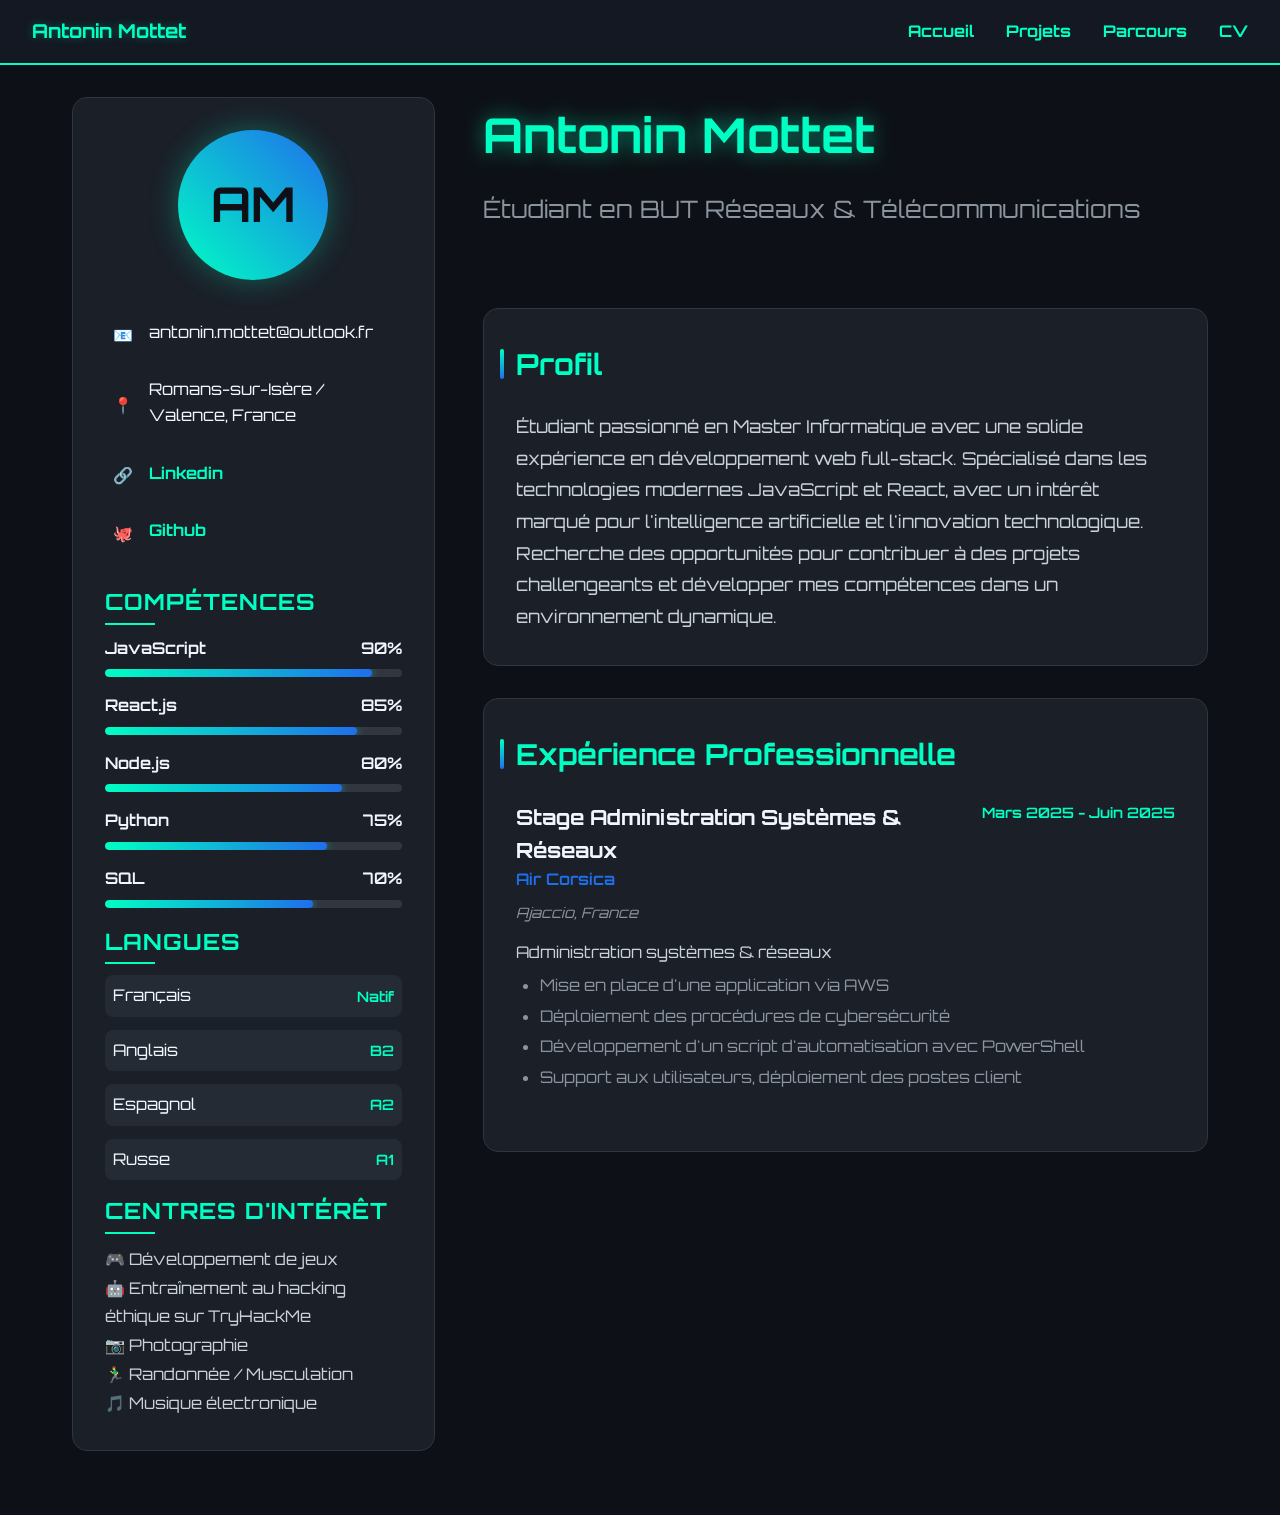
<file: CV.html>
<!DOCTYPE html>
<html lang="en">
<head>
    <link rel="stylesheet" href="CV.css">
    <meta charset="UTF-8">
    <meta name="viewport" content="width=device-width, initial-scale=1.0">
    <title>CV</title>
</head>
<body>
    <header>
        <div class="logo">Antonin Mottet</div>
        <nav class="nav-links">
            <li><a href="index.html">Accueil</a></li>
            <li><a href="projets.html">Projets</a></li>
            <li><a href="parcours.html">Parcours</a></li>
            <li><a href="CV.html">CV</a></li>
        </nav>
    </header>

<div class="cv-container">
    <!-- Sidebar gauche -->
    <aside class="sidebar cv-section">
        <div class="profile-photo">AM</div>
        
        <div class="contact-info">
            <div class="contact-item">
                <span class="contact-icon">📧</span>
                <span><a href="antonin.mottet@outlook.fr"></a>antonin.mottet@outlook.fr</span>
            </div>
            <div class="contact-item">
                <span class="contact-icon">📍</span>
                <span>Romans-sur-Isère / Valence, France</span>
            </div>
            <div class="contact-item">
                <span class="contact-icon">🔗</span>
                <span class="nav-links"><a href="https://linkedin.com/in/antonin-mottet">Linkedin</a></span>
            </div>
            <div class="contact-item">
                <span class="contact-icon">🐙</span>
                <span class="nav-links"><a href="https://github.com/antooninho">Github</a></span>
            </div>
        </div>

        <div class="skills-section">
            <h3 class="section-title">Compétences</h3>
            <div class="skill-item">
                <div class="skill-name">
                    <span>JavaScript</span>
                    <span>90%</span>
                </div>
                <div class="skill-bar">
                    <div class="skill-progress" data-width="90"></div>
                </div>
            </div>
            <div class="skill-item">
                <div class="skill-name">
                    <span>React.js</span>
                    <span>85%</span>
                </div>
                <div class="skill-bar">
                    <div class="skill-progress" data-width="85"></div>
                </div>
            </div>
            <div class="skill-item">
                <div class="skill-name">
                    <span>Node.js</span>
                    <span>80%</span>
                </div>
                <div class="skill-bar">
                    <div class="skill-progress" data-width="80"></div>
                </div>
            </div>
            <div class="skill-item">
                <div class="skill-name">
                    <span>Python</span>
                    <span>75%</span>
                </div>
                <div class="skill-bar">
                    <div class="skill-progress" data-width="75"></div>
                </div>
            </div>
            <div class="skill-item">
                <div class="skill-name">
                    <span>SQL</span>
                    <span>70%</span>
                </div>
                <div class="skill-bar">
                    <div class="skill-progress" data-width="70"></div>
                </div>
            </div>
        </div>

        <div class="languages-section">
            <h3 class="section-title">Langues</h3>
            <div class="language-item">
                <span>Français</span>
                <span class="language-level">Natif</span>
            </div>
            <div class="language-item">
                <span>Anglais</span>
                <span class="language-level">B2</span>
            </div>
            <div class="language-item">
                <span>Espagnol</span>
                <span class="language-level">A2</span>
            </div>
            <div class="language-item">
                <span>Russe</span>
                <span class="language-level">A1</span>
            </div>
        </div>

        <div class="interests-section">
            <h3 class="section-title">Centres d'intérêt</h3>
            <div style="color: #c9d1d9; line-height: 1.8;">
                🎮 Développement de jeux<br>
                🤖 Entraînement au hacking éthique sur TryHackMe<br>
                📷 Photographie<br>
                🏃‍♂️ Randonnée / Musculation<br>
                🎵 Musique électronique
            </div>
        </div>
    </aside>

    <!-- Contenu principal -->
    <main class="main-content">
        <div class="cv-section">
            <h1 class="page-title">Antonin Mottet</h1>
            <p class="subtitle">Étudiant en BUT Réseaux & Télécommunications</p>
        </div>

        <section class="main-section cv-section">
            <h2 class="main-section-title">Profil</h2>
            <p style="color: #c9d1d9; font-size: 1.1rem; line-height: 1.8;">
                Étudiant passionné en Master Informatique avec une solide expérience en développement web full-stack. 
                Spécialisé dans les technologies modernes JavaScript et React, avec un intérêt marqué pour l'intelligence 
                artificielle et l'innovation technologique. Recherche des opportunités pour contribuer à des projets 
                challengeants et développer mes compétences dans un environnement dynamique.
            </p>
        </section>

        <section class="main-section cv-section">
            <h2 class="main-section-title">Expérience Professionnelle</h2>
            
            <div class="experience-item">
                <div class="item-header">
                    <div>
                        <div class="item-title">Stage Administration Systèmes & Réseaux</div>
                        <div class="item-company">Air Corsica</div>
                        <div class="item-location">Ajaccio, France</div>
                    </div>
                    <div class="item-period">Mars 2025 - Juin 2025</div>
                </div>
                <div class="item-description">
                    Administration systèmes & réseaux
                    <ul>
                        <li>Mise en place d'une application via AWS</li>
                        <li>Déploiement des procédures de cybersécurité</li>
                        <li>Développement d'un script d'automatisation avec PowerShell</li>
                        <li>Support aux utilisateurs, déploiement des postes client</li>
                    </ul>
                </div>
            </div>

        </section>

        <a href="#" class="download-btn cv-section">
            <span>📄</span>
            Télécharger le CV (PDF)
        </a>
    </main>
</div>

<script>
    // Intersection Observer pour les animations au scroll
    const observerOptions = {
        threshold: 0.1,
        rootMargin: '0px 0px -50px 0px'
    };

    const observer = new IntersectionObserver((entries) => {
        entries.forEach((entry, index) => {
            if (entry.isIntersecting) {
                setTimeout(() => {
                    entry.target.classList.add('animate');
                    
                    // Animation des barres de compétences
                    if (entry.target.classList.contains('sidebar')) {
                        setTimeout(() => {
                            const skillBars = entry.target.querySelectorAll('.skill-progress');
                            skillBars.forEach(bar => {
                                const width = bar.getAttribute('data-width');
                                bar.style.width = width + '%';
                            });
                        }, 500);
                    }
                }, index * 100);
            }
        });
    }, observerOptions);

    // Observer toutes les sections
    document.addEventListener('DOMContentLoaded', () => {
        const cvSections = document.querySelectorAll('.cv-section');
        cvSections.forEach(section => {
            observer.observe(section);
        });
    });

    // Animation du bouton download
    const downloadBtn = document.querySelector('.download-btn');
    if (downloadBtn) {
        downloadBtn.addEventListener('click', (e) => {
            e.preventDefault();
            // Ici vous pouvez ajouter la logique pour télécharger le PDF
            alert('Fonctionnalité de téléchargement à implémenter');
        });
    }
</script>
</body>
</html>
</file>
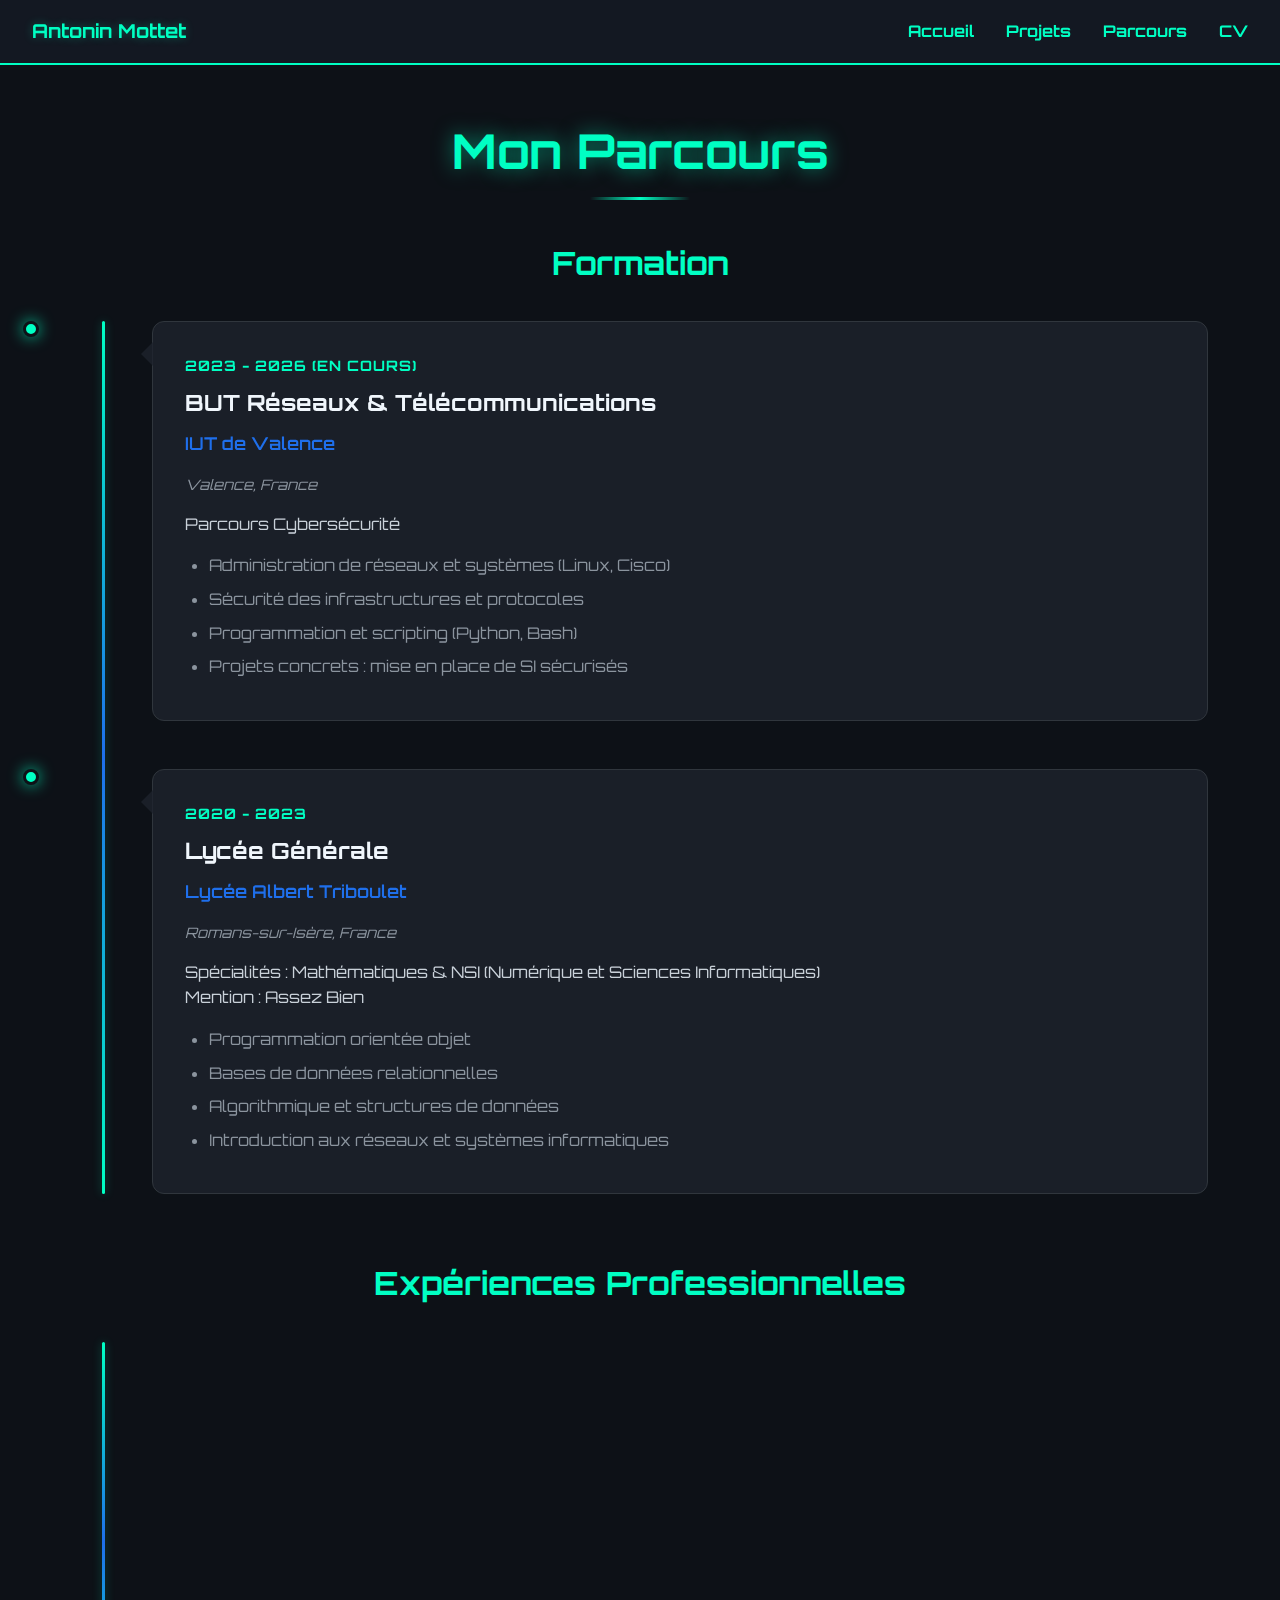
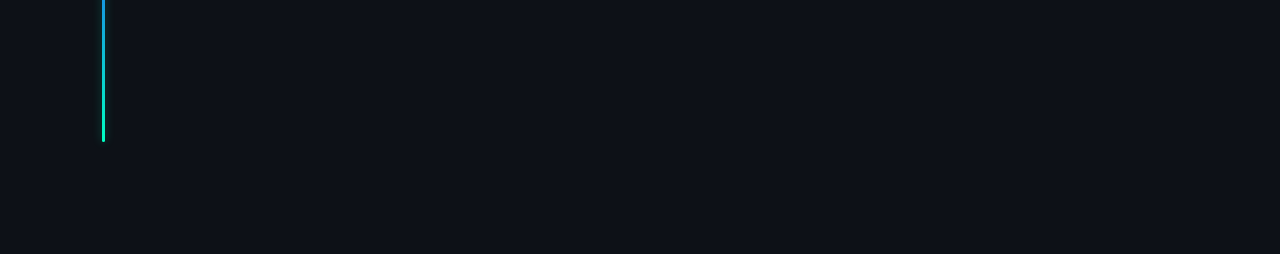
<file: parcours.html>
<!DOCTYPE html>
<html lang="en">
<head>
    <link rel="stylesheet" href="parcours.css">
    <meta charset="UTF-8">
    <meta name="viewport" content="width=device-width, initial-scale=1.0">
    <title>Parcours</title>
</head>
<body>
    <header>
        <div class="logo">Antonin Mottet</div>
        <nav class="nav-links">
            <li><a href="index.html">Accueil</a></li>
            <li><a href="projets.html">Projets</a></li>
            <li><a href="parcours.html">Parcours</a></li>
            <li><a href="CV.html">CV</a></li>
        </nav>
    </header>

<div class="container">
    <h1 class="page-title">Mon Parcours</h1>

    <section class="section">
        <h2 class="section-title">Formation</h2>
        <div class="timeline">
            <div class="timeline-item">
                <div class="timeline-dot"></div>
                <div class="timeline-content">
                    <div class="period">2023 - 2026 (en cours)</div>
                    <div class="degree">BUT Réseaux & Télécommunications</div>
                    <div class="institution">IUT de Valence</div>
                    <div class="location">Valence, France</div>
                    <div class="description">
                        Parcours Cybersécurité
                        <ul>
                            <li>Administration de réseaux et systèmes (Linux, Cisco)</li>
                            <li>Sécurité des infrastructures et protocoles</li>
                            <li>Programmation et scripting (Python, Bash)</li>
                            <li>Projets concrets : mise en place de SI sécurisés</li>
                        </ul>
                    </div>
                </div>
            </div>

            <div class="timeline-item">
                <div class="timeline-dot"></div>
                <div class="timeline-content">
                    <div class="period">2020 - 2023</div>
                    <div class="degree">Lycée Générale</div>
                    <div class="institution">Lycée Albert Triboulet </div>
                    <div class="location">Romans-sur-Isère, France</div>
                    <div class="description">
                        Spécialités : Mathématiques & NSI (Numérique et Sciences Informatiques)</strong><br>
            Mention : Assez Bien

                        <ul>
                            <li>Programmation orientée objet</li>
                            <li>Bases de données relationnelles</li>
                            <li>Algorithmique et structures de données</li>
                            <li>Introduction aux réseaux et systèmes informatiques</li>
                        </ul>
                    </div>
                </div>
            </div>
        </div>
    </section>

<section class="section">
    <h2 class="section-title">Expériences Professionnelles</h2>
    <div class="timeline">
        <div class="timeline-item">
            <div class="timeline-dot"></div>
            <div class="timeline-content">
                <div class="period">Mars 2025 - Juin 2025</div>
                <div class="degree">Stage en Administration Systèmes & Réseaux</div>
                <div class="institution">Air Corsica</div>
                <div class="location">Ajaccio, France</div>
                <div class="description">
                    Administration systèmes & réseaux
                    <ul>
                        <li>Mise en place d'une application via AWS</li>
                        <li>Déploiement des procédures de cybersécurité</li>
                        <li>Développement d'un script d'automatisation avec PowerShell</li>
                        <li>Support aux utilisateurs, déploiement des postes client</li>
                    </ul>
                </div>
            </div>
        </div>
    </div>
</section>
</div>



    <script>
        // Intersection Observer pour les animations au scroll
        const observerOptions = {
            threshold: 0.1,
            rootMargin: '0px 0px -50px 0px'
        };

        const observer = new IntersectionObserver((entries) => {
            entries.forEach((entry, index) => {
                if (entry.isIntersecting) {
                    // Délai progressif pour chaque élément
                    setTimeout(() => {
                        entry.target.classList.add('animate');
                    }, index * 200);
                }
            });
        }, observerOptions);

        // Observer tous les éléments de timeline
        document.addEventListener('DOMContentLoaded', () => {
            const timelineItems = document.querySelectorAll('.timeline-item');
            timelineItems.forEach(item => {
                observer.observe(item);
            });
        });

        // Animation du titre principal
        const titleObserver = new IntersectionObserver((entries) => {
            entries.forEach(entry => {
                if (entry.isIntersecting) {
                    entry.target.style.transform = 'translateY(0)';
                    entry.target.style.opacity = '1';
                }
            });
        }, observerOptions);

        document.addEventListener('DOMContentLoaded', () => {
            const pageTitle = document.querySelector('.page-title');
            pageTitle.style.transform = 'translateY(30px)';
            pageTitle.style.opacity = '0';
            pageTitle.style.transition = 'all 0.8s ease';
            titleObserver.observe(pageTitle);
        });
    </script>
</body>
</html>
</file>
<file: CV.css>
@import url('https://fonts.googleapis.com/css2?family=Orbitron:wght@400;700&display=swap');

* {
    margin: 0;
    padding: 0;
    box-sizing: border-box;
}

body {
    font-family: 'Orbitron', sans-serif;
    background-color: #0d1117;
    color: #f0f6fc;
    line-height: 1.6;
    min-height: 100vh;
}

/* Header */
header {
    background: rgba(20, 25, 35, 0.9);
    border-bottom: 2px solid #00ffc3;
    padding: 1rem 2rem;
    display: flex;
    justify-content: space-between;
    align-items: center;
    position: sticky;
    top: 0;
    z-index: 1000;
    backdrop-filter: blur(10px);
}

.logo {
    color: #00ffc3;
    font-weight: 700;
    font-size: 1.2rem;
    text-shadow: 0 0 10px rgba(0, 255, 195, 0.3);
}

.nav-links {
    display: flex;
    gap: 2rem;
}

.nav-links li {
    list-style: none;
}

.nav-links a {
    color: #00ffc3;
    text-decoration: none;
    font-weight: bold;
    position: relative;
    transition: color 0.3s ease;
}

.nav-links a::after {
    content: "";
    position: absolute;
    bottom: -5px;
    left: 0;
    width: 100%;
    height: 2px;
    background-color: #00ffc3;
    transform: scaleX(0);
    transition: transform 0.3s ease;
    transform-origin: right;
}

.nav-links a:hover::after {
    transform: scaleX(1);
    transform-origin: left;
}

.nav-links a:hover {
    color: #1f6feb;
}

/* Main Container */
.cv-container {
    max-width: 1200px;
    margin: 0 auto;
    padding: 2rem;
    display: grid;
    grid-template-columns: 1fr 2fr;
    gap: 3rem;
}

/* Section commune */
.cv-section {
    opacity: 0;
    transform: translateY(20px);
    transition: all 0.8s cubic-bezier(0.25, 0.46, 0.45, 0.94);
    margin-bottom: 2rem;
}

.cv-section.animate {
    opacity: 1;
    transform: translateY(0);
}

/* Sidebar gauche */
.sidebar {
    background: rgba(30, 35, 45, 0.8);
    border-radius: 15px;
    padding: 2rem;
    border: 1px solid #30363d;
    backdrop-filter: blur(10px);
    height: fit-content;
    position: sticky;
    top: 100px;
}

/* Photo de profil */
.profile-photo {
    width: 150px;
    height: 150px;
    border-radius: 50%;
    background: linear-gradient(45deg, #00ffc3, #1f6feb);
    margin: 0 auto 2rem;
    display: flex;
    align-items: center;
    justify-content: center;
    font-size: 3rem;
    color: #0d1117;
    font-weight: 700;
    box-shadow: 0 0 30px rgba(0, 255, 195, 0.3);
}

/* Informations personnelles */
.contact-info {
    margin-bottom: 2rem;
}

.contact-item {
    display: flex;
    align-items: center;
    margin-bottom: 1rem;
    padding: 0.5rem;
    border-radius: 8px;
    transition: background 0.3s ease;
}

.contact-item:hover {
    background: rgba(0, 255, 195, 0.1);
}

.contact-icon {
    width: 20px;
    height: 20px;
    margin-right: 1rem;
    color: #00ffc3;
}

/* Sections sidebar */
.section-title {
    color: #00ffc3;
    font-size: 1.4rem;
    font-weight: 700;
    margin-bottom: 1rem;
    text-transform: uppercase;
    letter-spacing: 1px;
    position: relative;
}

.section-title::after {
    content: "";
    position: absolute;
    bottom: -5px;
    left: 0;
    width: 50px;
    height: 2px;
    background: #00ffc3;
}

/* Compétences */
.skill-item {
    margin-bottom: 1rem;
}

.skill-name {
    display: flex;
    justify-content: space-between;
    margin-bottom: 0.5rem;
    font-weight: 600;
}

.skill-bar {
    height: 8px;
    background: rgba(139, 148, 158, 0.2);
    border-radius: 4px;
    overflow: hidden;
}

.skill-progress {
    height: 100%;
    background: linear-gradient(90deg, #00ffc3, #1f6feb);
    border-radius: 4px;
    width: 0;
    transition: width 1.5s ease-in-out;
    box-shadow: 0 0 10px rgba(0, 255, 195, 0.5);
}

/* Langues */
.language-item {
    display: flex;
    justify-content: space-between;
    align-items: center;
    margin-bottom: 0.8rem;
    padding: 0.5rem;
    background: rgba(139, 148, 158, 0.1);
    border-radius: 8px;
}

.language-level {
    color: #00ffc3;
    font-weight: 600;
    font-size: 0.9rem;
}

/* Contenu principal */
.main-content {
    display: flex;
    flex-direction: column;
}

.page-title {
    font-size: 3rem;
    font-weight: 700;
    color: #00ffc3;
    margin-bottom: 1rem;
    text-shadow: 0 0 20px rgba(0, 255, 195, 0.5);
}

.subtitle {
    font-size: 1.5rem;
    color: #8b949e;
    margin-bottom: 3rem;
    font-weight: 400;
}

/* Sections principales */
.main-section {
    background: rgba(30, 35, 45, 0.8);
    border-radius: 15px;
    padding: 2rem;
    margin-bottom: 2rem;
    border: 1px solid #30363d;
    backdrop-filter: blur(10px);
}

.main-section-title {
    color: #00ffc3;
    font-size: 1.8rem;
    font-weight: 700;
    margin-bottom: 1.5rem;
    position: relative;
}

.main-section-title::before {
    content: "";
    position: absolute;
    left: -1rem;
    top: 50%;
    transform: translateY(-50%);
    width: 4px;
    height: 30px;
    background: linear-gradient(to bottom, #00ffc3, #1f6feb);
    border-radius: 2px;
}

/* Expérience */
.experience-item {
    margin-bottom: 2rem;
    padding-bottom: 1.5rem;
    border-bottom: 1px solid rgba(139, 148, 158, 0.2);
}

.experience-item:last-child {
    border-bottom: none;
    margin-bottom: 0;
}

.item-header {
    display: flex;
    justify-content: space-between;
    align-items: flex-start;
    margin-bottom: 1rem;
}

.item-title {
    font-size: 1.3rem;
    font-weight: 700;
    color: #f0f6fc;
}

.item-company {
    color: #1f6feb;
    font-weight: 600;
    margin-bottom: 0.5rem;
}

.item-period {
    color: #00ffc3;
    font-weight: 600;
    font-size: 0.9rem;
    white-space: nowrap;
}

.item-location {
    color: #8b949e;
    font-style: italic;
    font-size: 0.9rem;
}

.item-description {
    color: #c9d1d9;
    margin-top: 1rem;
}

.item-description ul {
    margin-top: 0.5rem;
    padding-left: 1.5rem;
}

.item-description li {
    margin-bottom: 0.3rem;
    color: #8b949e;
}

/* Bouton téléchargement */
.download-btn {
    display: inline-flex;
    align-items: center;
    gap: 0.5rem;
    background: linear-gradient(45deg, #00ffc3, #1f6feb);
    color: #0d1117;
    padding: 1rem 2rem;
    border-radius: 10px;
    text-decoration: none;
    font-weight: 700;
    transition: all 0.3s ease;
    margin-top: 2rem;
    align-self: flex-start;
}

.download-btn:hover {
    transform: translateY(-3px);
    box-shadow: 0 10px 25px rgba(0, 255, 195, 0.3);
}

/* Animations */
@keyframes fadeInUp {
    0% {
        opacity: 0;
        transform: translateY(20px);
    }
    100% {
        opacity: 1;
        transform: translateY(0);
    }
}

body {
    animation: fadeInUp 0.8s ease-in-out;
}

/* Responsive */
@media (max-width: 968px) {
    .cv-container {
        grid-template-columns: 1fr;
        gap: 2rem;
    }

    .sidebar {
        position: static;
    }

    .item-header {
        flex-direction: column;
    }

    .item-period {
        white-space: normal;
        margin-top: 0.5rem;
    }
}

@media (max-width: 768px) {
    header {
        flex-direction: column;
        gap: 1rem;
    }
    
    .nav-links {
        gap: 1rem;
    }

    .cv-container {
        padding: 1rem;
    }

    .page-title {
        font-size: 2rem;
    }

    .profile-photo {
        width: 120px;
        height: 120px;
        font-size: 2.5rem;
    }
}
</file>
<file: parcours.css>
/* Import d'une police futuriste depuis Google Fonts */
@import url('https://fonts.googleapis.com/css2?family=Orbitron:wght@400;700&display=swap');

* {
    margin: 0;
    padding: 0;
    box-sizing: border-box;
}

body {
    font-family: 'Orbitron', sans-serif;
    background-color: #0d1117;
    color: #f0f6fc;
    line-height: 1.6;
    min-height: 100vh;
}

/* Header */
header {
    background: rgba(20, 25, 35, 0.9);
    border-bottom: 2px solid #00ffc3;
    padding: 1rem 2rem;
    display: flex;
    justify-content: space-between;
    align-items: center;
    position: sticky;
    top: 0;
    z-index: 1000;
    backdrop-filter: blur(10px);
}

.logo {
    color: #00ffc3;
    font-weight: 700;
    font-size: 1.2rem;
    text-shadow: 0 0 10px rgba(0, 255, 195, 0.3);
}

.nav-links {
    display: flex;
    gap: 2rem;
}

.nav-links li {
    list-style: none;
}

.nav-links a {
    color: #00ffc3;
    text-decoration: none;
    font-weight: bold;
    position: relative;
    transition: color 0.3s ease;
}

.nav-links a::after {
    content: "";
    position: absolute;
    bottom: -5px;
    left: 0;
    width: 100%;
    height: 2px;
    background-color: #00ffc3;
    transform: scaleX(0);
    transition: transform 0.3s ease;
    transform-origin: right;
}

.nav-links a:hover::after {
    transform: scaleX(1);
    transform-origin: left;
}

.nav-links a:hover {
    color: #1f6feb;
}

/* Main Content */
.container {
    max-width: 1200px;
    margin: 0 auto;
    padding: 3rem 2rem;
}

.page-title {
    text-align: center;
    font-size: 3rem;
    font-weight: 700;
    color: #00ffc3;
    margin-bottom: 3rem;
    text-shadow: 0 0 20px rgba(0, 255, 195, 0.5);
    position: relative;
}

.page-title::after {
    content: "";
    position: absolute;
    bottom: -10px;
    left: 50%;
    transform: translateX(-50%);
    width: 100px;
    height: 3px;
    background: linear-gradient(90deg, transparent, #00ffc3, transparent);
}

/* Section Styles */
.section {
    margin-bottom: 4rem;
}

.section-title {
    font-size: 2rem;
    color: #00ffc3;
    margin-bottom: 2rem;
    text-align: center;
    font-weight: 700;
}

/* Timeline Styles */
.timeline {
    position: relative;
    margin: 2rem 0;
}

.timeline::before {
    content: "";
    position: absolute;
    left: 30px;
    top: 0;
    bottom: 0;
    width: 3px;
    background: linear-gradient(to bottom, #00ffc3, #1f6feb, #00ffc3);
    border-radius: 2px;
    box-shadow: 0 0 10px rgba(0, 255, 195, 0.3);
}

.timeline-item {
    position: relative;
    margin-bottom: 3rem;
    padding-left: 80px;
    opacity: 0;
    transform: translateX(50px);
    transition: all 0.8s cubic-bezier(0.25, 0.46, 0.45, 0.94);
}

.timeline-item.animate {
    opacity: 1;
    transform: translateX(0);
}

.timeline-dot {
    position: absolute;
    left: -49px;
    top: 0;
    width: 16px;
    height: 16px;
    background: #30363d;
    border-radius: 50%;
    border: 3px solid #0d1117;
    box-shadow: 0 0 5px rgba(0, 255, 195, 0.3);
    z-index: 2;
    transition: all 0.6s ease;
}

.timeline-item.animate .timeline-dot {
    background: #00ffc3;
    box-shadow: 0 0 15px rgba(0, 255, 195, 0.8);
}

.timeline-content {
    background: rgba(30, 35, 45, 0.8);
    border: 1px solid #30363d;
    border-radius: 12px;
    padding: 2rem;
    position: relative;
    backdrop-filter: blur(10px);
    transition: all 0.3s ease;
}

.timeline-content:hover {
    transform: translateY(-5px);
    box-shadow: 0 10px 30px rgba(0, 255, 195, 0.1);
    border-color: #00ffc3;
}

.timeline-content::before {
    content: "";
    position: absolute;
    left: -12px;
    top: 20px;
    width: 0;
    height: 0;
    border-top: 12px solid transparent;
    border-bottom: 12px solid transparent;
    border-right: 12px solid rgba(30, 35, 45, 0.8);
}

.period {
    color: #00ffc3;
    font-weight: 700;
    font-size: 0.9rem;
    margin-bottom: 0.5rem;
    text-transform: uppercase;
    letter-spacing: 1px;
}

.degree {
    font-size: 1.4rem;
    font-weight: 700;
    color: #f0f6fc;
    margin-bottom: 0.5rem;
}

.institution {
    color: #1f6feb;
    font-weight: 600;
    font-size: 1.1rem;
    margin-bottom: 1rem;
}

.location {
    color: #8b949e;
    font-size: 0.9rem;
    margin-bottom: 1rem;
    font-style: italic;
}

.description {
    color: #c9d1d9;
    line-height: 1.6;
}

.description ul {
    margin-top: 1rem;
    padding-left: 1.5rem;
}

.description li {
    margin-bottom: 0.5rem;
    color: #8b949e;
}

/* Animations */
@keyframes slideInLeft {
    to {
        opacity: 1;
        transform: translateX(0);
    }
}

@keyframes fadeInUp {
    0% {
        opacity: 0;
        transform: translateY(20px);
    }
    100% {
        opacity: 1;
        transform: translateY(0);
    }
}

body {
    animation: fadeInUp 0.8s ease-in-out;
}

/* Responsive */
@media (max-width: 768px) {
    header {
        flex-direction: column;
        gap: 1rem;
    }
    
    .nav-links {
        gap: 1rem;
    }

    .container {
        padding: 2rem 1rem;
    }

    .page-title {
        font-size: 2rem;
    }

    .timeline::before {
        left: 20px;
    }

    .timeline-item {
        padding-left: 60px;
    }

    .timeline-dot {
        left: -39px;
    }

    .timeline-content::before {
        left: -12px;
    }
}
</file>
